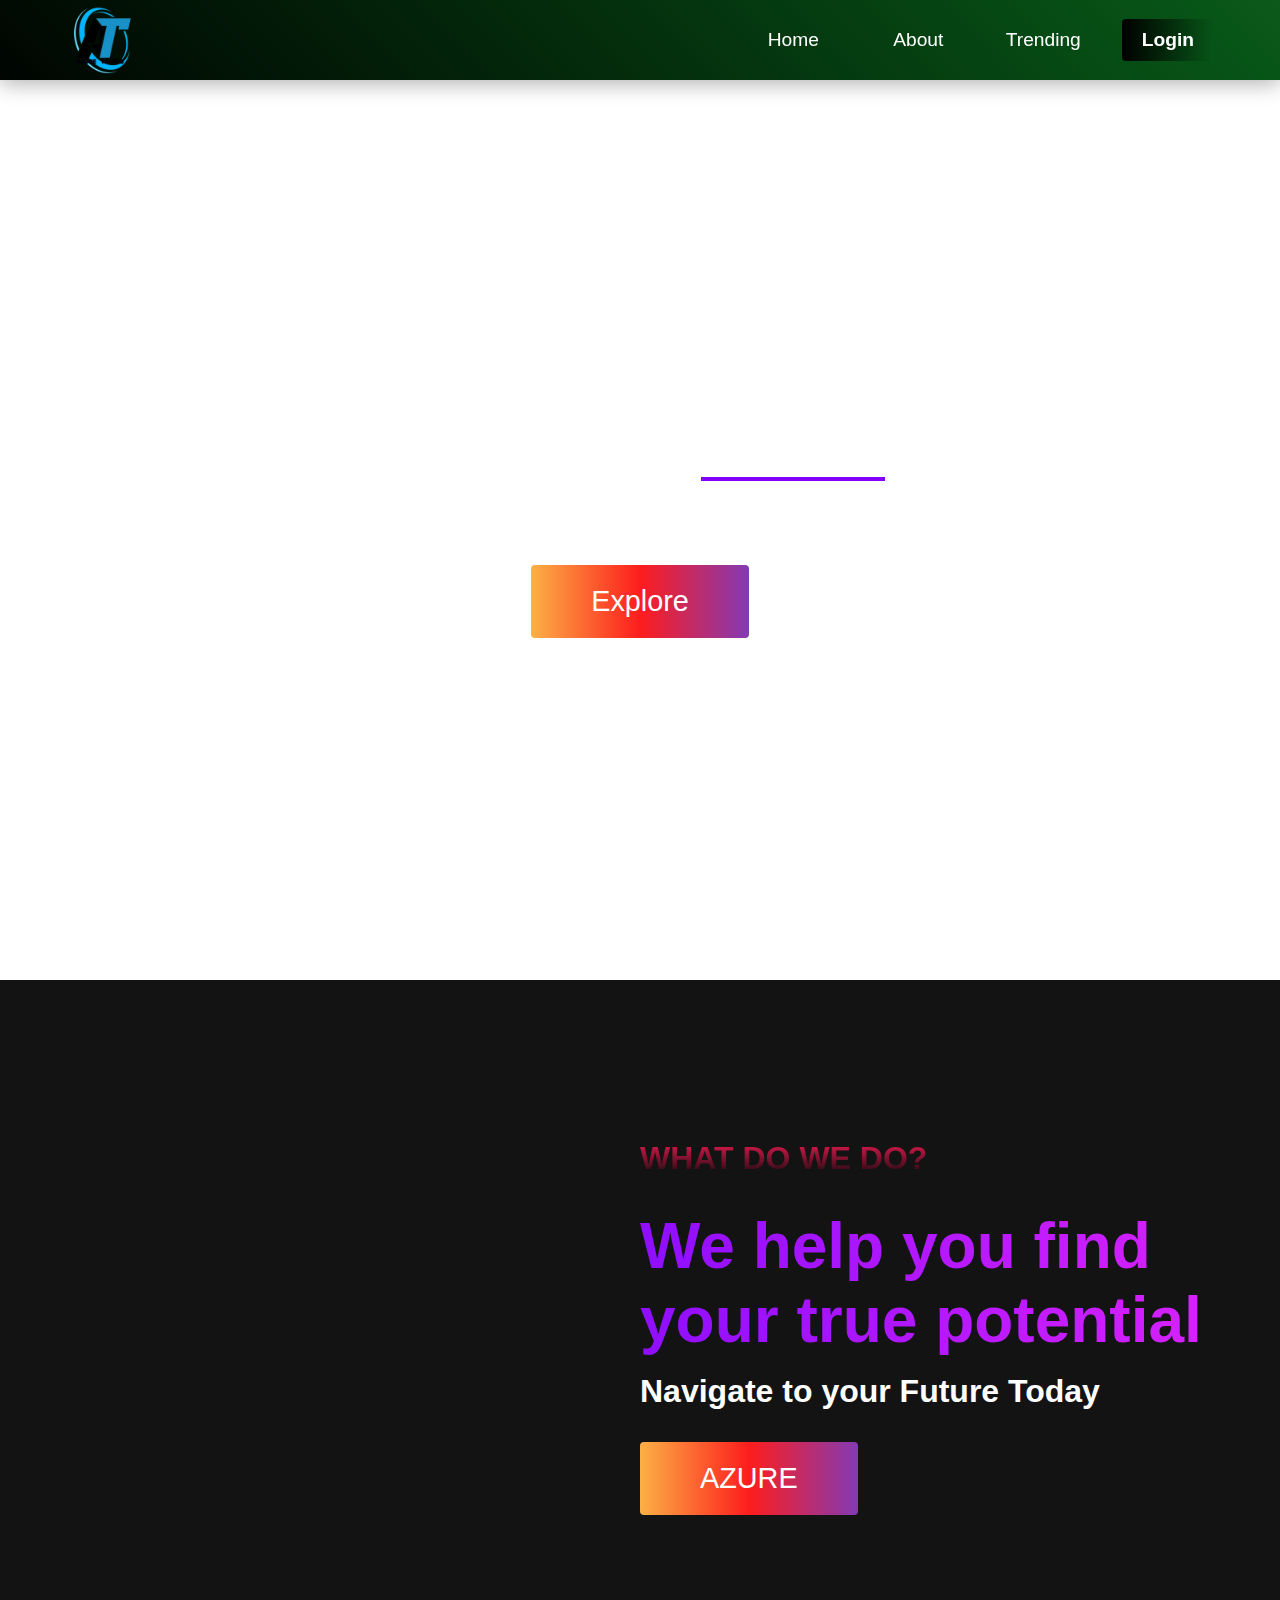
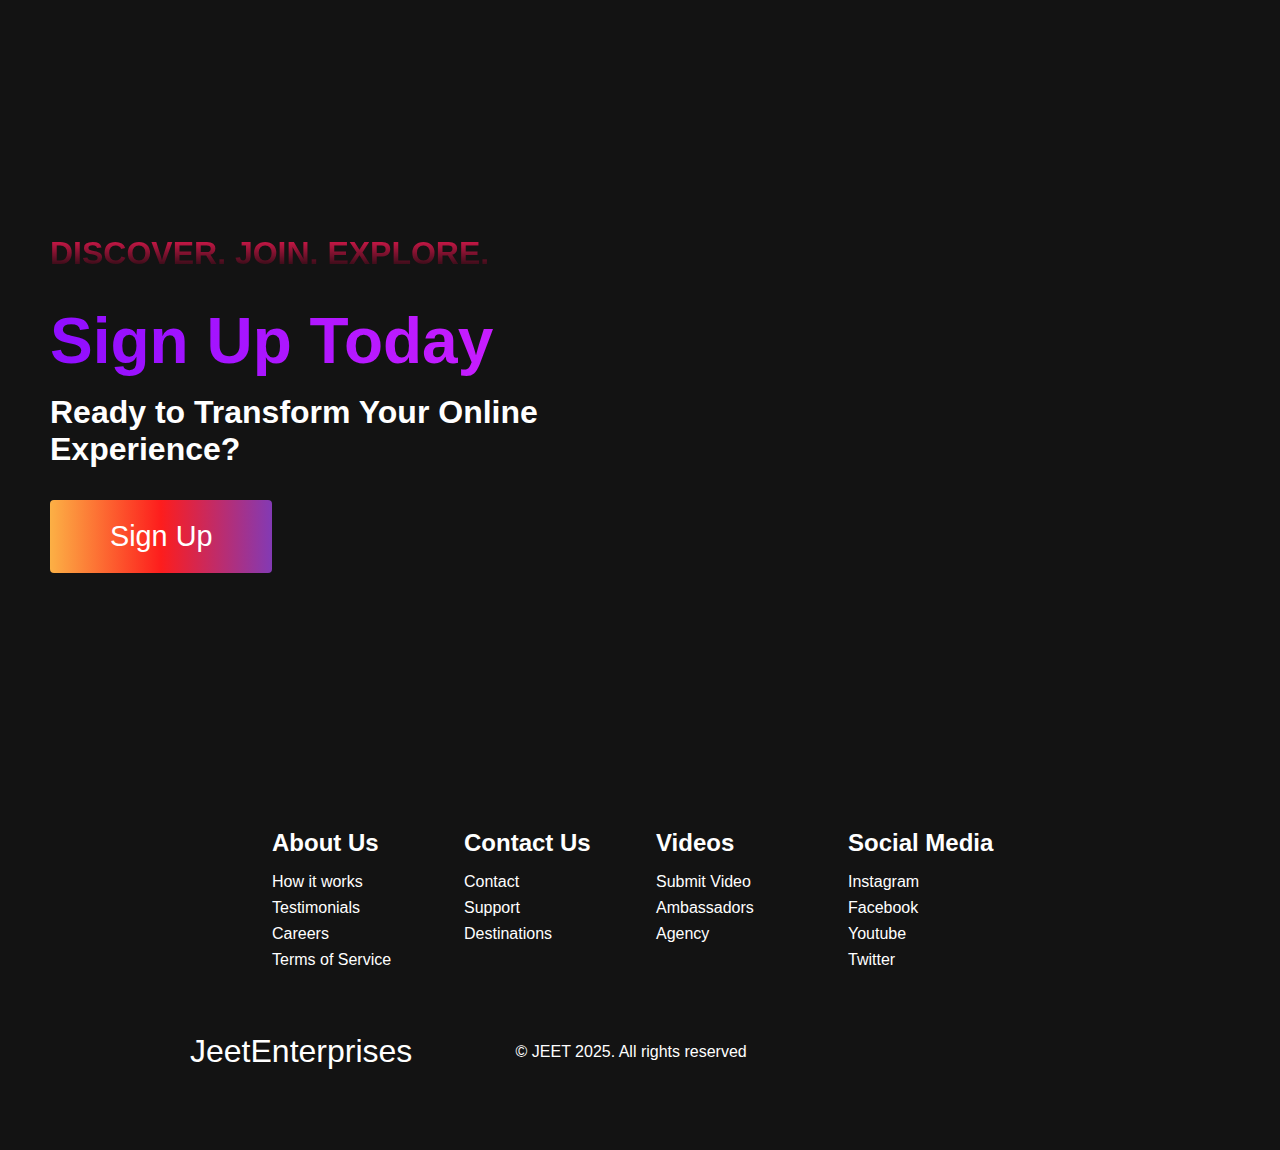
<file: html/index.html>
<!DOCTYPE html>
<html lang="en">
  <head>
    <meta charset="UTF-8" />
    <meta name="viewport" content="width=device-width, initial-scale=1.0" />
    <title>AZURE TRENDS</title>
    <link rel="stylesheet" href="../css/styles.css" />
    <link
      rel="stylesheet"
      href="https://use.fontawesome.com/releases/v5.14.0/css/all.css"
      integrity="sha384-HzLeBuhoNPvSl5KYnjx0BT+WB0QEEqLprO+NBkkk5gbc67FTaL7XIGa2w1L0Xbgc"
      crossorigin="anonymous"
    />
  </head>
  <body>
    <!-- Navbar Section -->
    <nav class="navbar">
      <div class="navbar__container">
        <a href="../html/index.html" id="navbar__logo">
          <img src="../png/logo.png" alt="Logo" />
      </a>
      <div class="navbar__toggle" id="mobile-menu" aria-label="Toggle navigation menu" role="button" tabindex="0">
        <span class="bar"></span>
        <span class="bar"></span>
        <span class="bar"></span>
      </div>
      
      
        <ul class="navbar__menu">
          <li class="navbar__item">
            <a href="#home" class="navbar__links" id="home-page">Home</a>
          </li>
          <li class="navbar__item">
            <a href="#about" class="navbar__links" id="about-page">About</a>
          </li>
          <li class="navbar__item">
            <a href="../html/trending.html" class="navbar__links" id="services-page">Trending</a
            >
          </li>
          <li class="navbar__btn">
            
            <a href="../html/login.html" class="button" id="signup">Login</a></li>
          </li>
        </ul>
      </div>
    </nav>

    <!-- Hero Section --> 
<div class="hero" id="home">
  <video autoplay loop muted playsinline class="hero__video">
    <source src="../png/video.mp4" type="video/mp4" />
    Your browser does not support the video tag.
  </video>
  <div class="hero__container">
    <h1 class="hero__heading">Choose your <span class="highlight">Passion</span></h1>
    <div class="word-fade-in">
      <span>Welcome</span>
      <span>to</span>
      <span>the</span>
      <span>world</span>
      <span>of</span>
      <span>Possibilities</span>
    </div>
    
    <button class="main__btn"><a href="../html/about.html">Explore</a></button>
  </div>
</div>


    <!-- About Section -->
    <div class="main" id="about">
      <div class="main__container">
        <div class="main__img--container">
          <div class="main__img--card"><i class="fas fa-layer-group"></i></div>
        </div>
        <div class="main__content">
          <h1>What do we do?</h1>
          <h2>We help you find your true potential</h2>
          <p>Navigate to your Future Today</p>
          <button class="main__btn"><a href="../html/about.html">AZURE</a></button>
        </div>
      </div>
    </div>

    <!-- Services Section -->
 






  
    <!-- Features Section -->
    <div class="main" id="sign-up">
      <div class="main__container">
        <div class="main__content">
          <h1>Discover. Join. Explore.</h1>
          <h2>Sign Up Today</h2>
          <p>Ready to Transform Your Online Experience?</p>
          <button class="main__btn"><a href="../html/signup.html">Sign Up</a></button>
        </div>
        <div class="main__img--container">
          <div class="main__img--card" id="card-2">
            <i class="fas fa-users"></i>
          </div>
        </div>
      </div>
    </div>

    <!-- Footer Section -->
    <div class="footer__container">
      <div class="footer__links">
        <div class="footer__link--wrapper">
          <div class="footer__link--items">
            <h2>About Us</h2>
            <a href="/sign__up">How it works</a> <a href="/">Testimonials</a>
            <a href="/">Careers</a> <a href="/">Terms of Service</a>
          </div>
          <div class="footer__link--items">
            <h2>Contact Us</h2>
            <a href="/">Contact</a> <a href="/">Support</a>
            <a href="/">Destinations</a>
          </div>
        </div>
        <div class="footer__link--wrapper">
          <div class="footer__link--items">
            <h2>Videos</h2>
            <a href="/">Submit Video</a> <a href="/">Ambassadors</a>
            <a href="/">Agency</a>
          </div>
          <div class="footer__link--items">
            <h2>Social Media</h2>
            <a href="/">Instagram</a> <a href="/">Facebook</a>
            <a href="/">Youtube</a> <a href="/">Twitter</a>
          </div>
        </div>
      </div>
      <section class="social__media">
        <div class="social__media--wrap">
          <div class="footer__logo">
            <a href="../html/team.html" id="footer__logo">JeetEnterprises</a>
          </div>
          <p class="website__rights">© JEET 2025. All rights reserved</p>
          <div class="social__icons">
            <a href="/" class="social__icon--link" target="_blank"
              ><i class="fab fa-facebook"></i
            ></a>
            <a href="/" class="social__icon--link"
              ><i class="fab fa-instagram"></i
            ></a>
            <a href="/" class="social__icon--link"
              ><i class="fab fa-youtube"></i
            ></a>
            <a href="/" class="social__icon--link"
              ><i class="fab fa-linkedin"></i
            ></a>
            <a href="/" class="social__icon--link"
              ><i class="fab fa-twitter"></i
            ></a>
          </div>
        </div>
      </section>
    </div>

    <script src="../js/app.js"></script>
  </body>
</html>
</file>
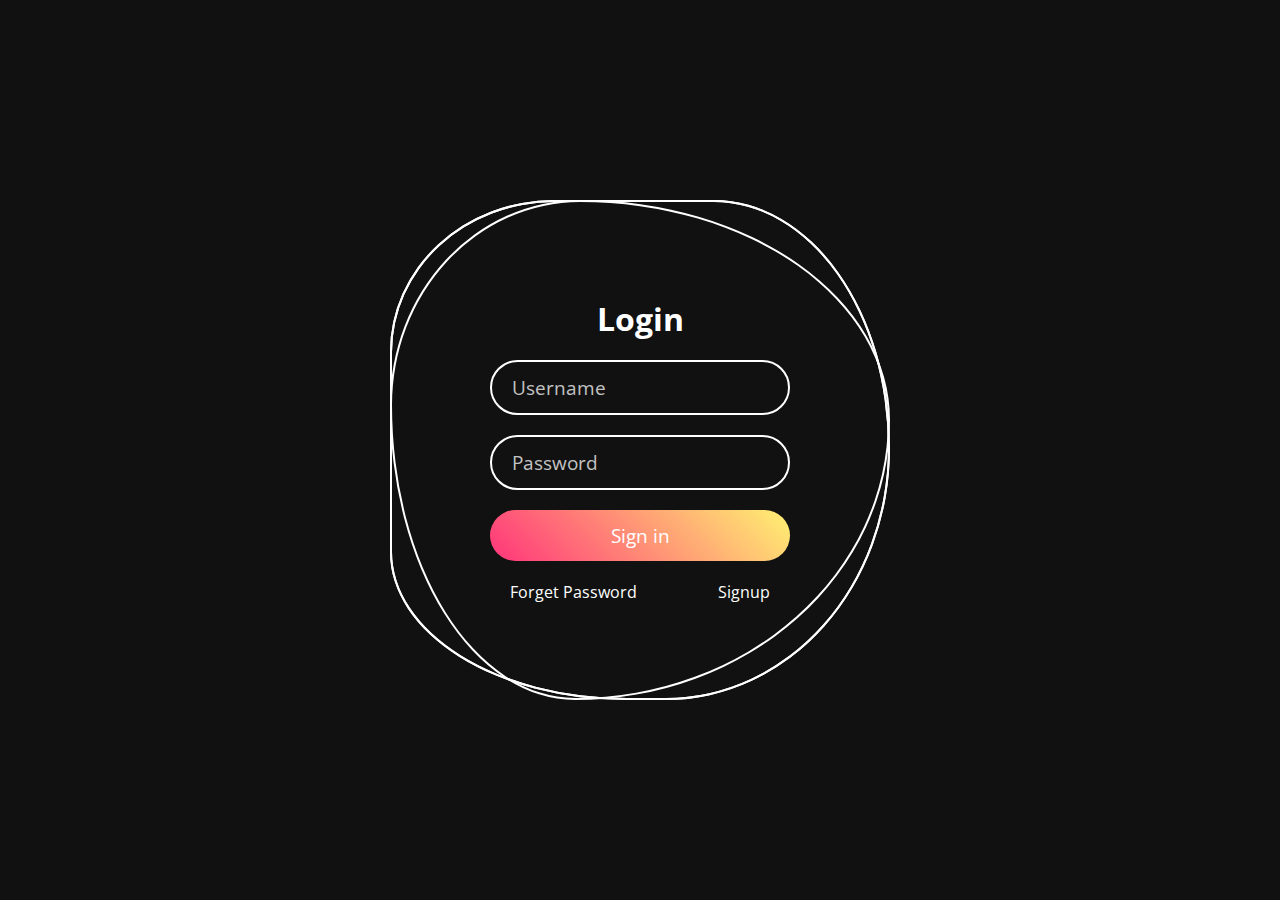
<file: html/login.html>
<!DOCTYPE html>
<html lang="en">
<head>
	<meta charset="UTF-8">
	<meta http-equiv="X-UA-Compatible" content="IE=edge">
	<meta name="viewport" content="width=device-width, initial-scale=1.0">
	<link rel="stylesheet" href="../css/login.css">
	<title>Animated Login Page</title>
</head>
<body>
	<div class="square">
		<i style="--clr:#00ff0a;"></i>
		<i style="--clr:#ff0057;"></i>
		<i style="--clr:#fffd44;"></i>
		<div class="login">
			<h2>Login</h2>
			<div class="inputBx">
				<input type="text" placeholder="Username">
			</div>
			<div class="inputBx">
				<input type="password" placeholder="Password">
			</div>
			<div class="inputBx">
				<input type="submit" value="Sign in">
			</div>
			<div class="links">
				<a href="#">Forget Password</a>
				<a href="../html/signup.html">Signup</a>
			</div>
		</div>
	</div>
</body>
</html>
</file>
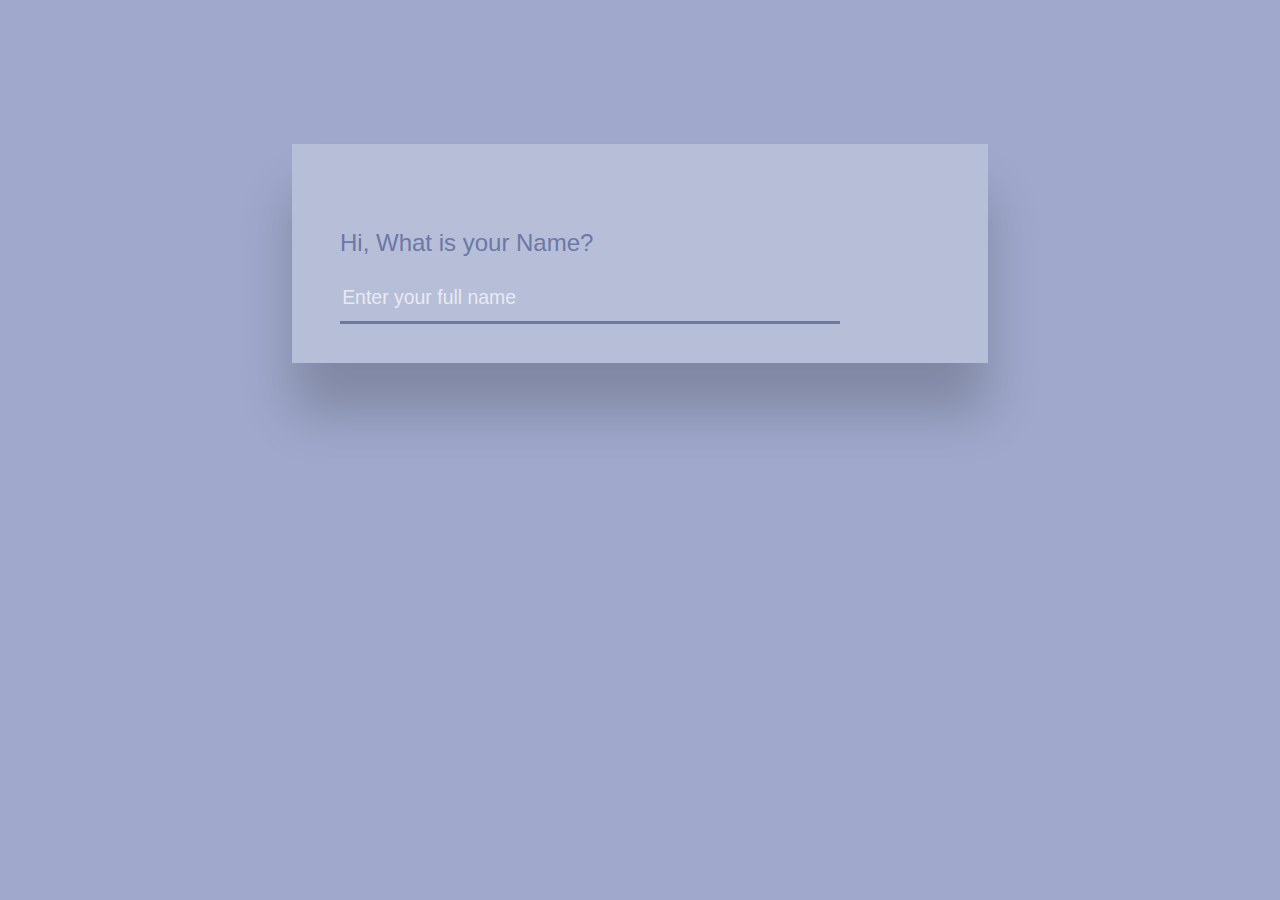
<file: html/signup.html>
<!DOCTYPE html>
<html lang="en">
<head>
    <meta charset="UTF-8">
    <meta name="viewport" content="width=device-width, initial-scale=1.0">
    <title>Sign Up Form</title>
    <link rel="stylesheet" href="../css/signup.css">
</head>
<body>
    <div class="container">
        <div class="navigation">
            <ol>
                <li><a href="#" data-ref="name">Name</a></li>
                <li><a href="#" data-ref="uname">Username</a></li>
                <li><a href="#" data-ref="email">Email</a></li>
                <li><a href="#" data-ref="viewpswd">Password</a></li>
                <li><a href="#" data-ref="phone">Phone</a></li>
            </ol>
        </div>
        <form id="sign-form" class="sign-form">
            <ol class="questions">
                <li>
                    <span><label for="name">Hi, What is your Name?</label></span>
                    <input class="active" id="name" name="name" type="text" placeholder="Enter your full name" autofocus/>
                </li>
                <li>
                    <span><label for="uname">& what shall we call you?</label></span>
                    <input id="uname" name="username" type="text" placeholder="Enter a username" autofocus/>
                </li>
                <li>
                    <span><label for="email">Enter your email</label></span>
                    <input id="email" name="email" type="text" placeholder="Email" autofocus/>
                </li>
                <li>
                    <span><label for="password">Choose a password</label></span>
                    <input id="viewpswd" name="password" type="text" placeholder="this is your password"/>
                    <input id="password" name="password" type="password" placeholder="Save it?" autofocus />
                    <span id="show-pwd" class="view"></span>
                </li>
                <li>
                    <span><label for="phone">Enter your phone number</label></span>
                    <select name="countryCode" class="country">
                        <option data-countryCode="GB" value="91">(+91) INDIA </option>
                        <option data-countryCode="GB" value="44">(+44) UK </option>
                        <option data-countryCode="US" value="1">(+1) USA </option>
                        <optgroup label="Other countries">
                            <option data-countryCode="DZ" value="213"> (+213) Algeria</option>
                            <option data-countryCode="AD" value="376"> (+376) Andorra</option>
                            <option data-countryCode="AO" value="244">(+244) Angola </option>
                            <option data-countryCode="AI" value="1264"> (+1264) Anguilla</option>
                            <option data-countryCode="AG" value="1268">(+1268) Antigua & Barbuda </option>
                            <option data-countryCode="AR" value="54">(+54) Argentina </option>
                            <option data-countryCode="AM" value="374"> (+374) Armenia</option>
                            <option data-countryCode="AW" value="297">(+297) Aruba </option>
                            <option data-countryCode="AU" value="61"> (+61) Australia</option>
                            <option data-countryCode="AT" value="43">(+43) Austria </option>
                            <option data-countryCode="AZ" value="994"> (+994) Azerbaijan</option>
                            <option data-countryCode="BS" value="1242">(+1242) Bahamas </option>
                        </optgroup>
                    </select>
                    <input id="phone" name="phone" type="text" autofocus/>
                </li>
                <li>
                    <p style="margin-top: 45px;font-size: 32pt;float:right">
                        <a href="../html/index.html" style="color:white;text-decoration:none" id="signup">Sign Up</a>
                    </p>
                </li>
            </ol>
            <div id="next-page" alt="Kiwi standing on oval"></div>
            <div class="error-message"></div>
        </form>
        <h1 id="wf" style="opacity:0;width: 600px; margin-top:1.1em;display:none; margin-bottom:1em">Thank you</h1>
    </div>
    <script src="../js/signup.js"></script>
</body>
</html>
</file>
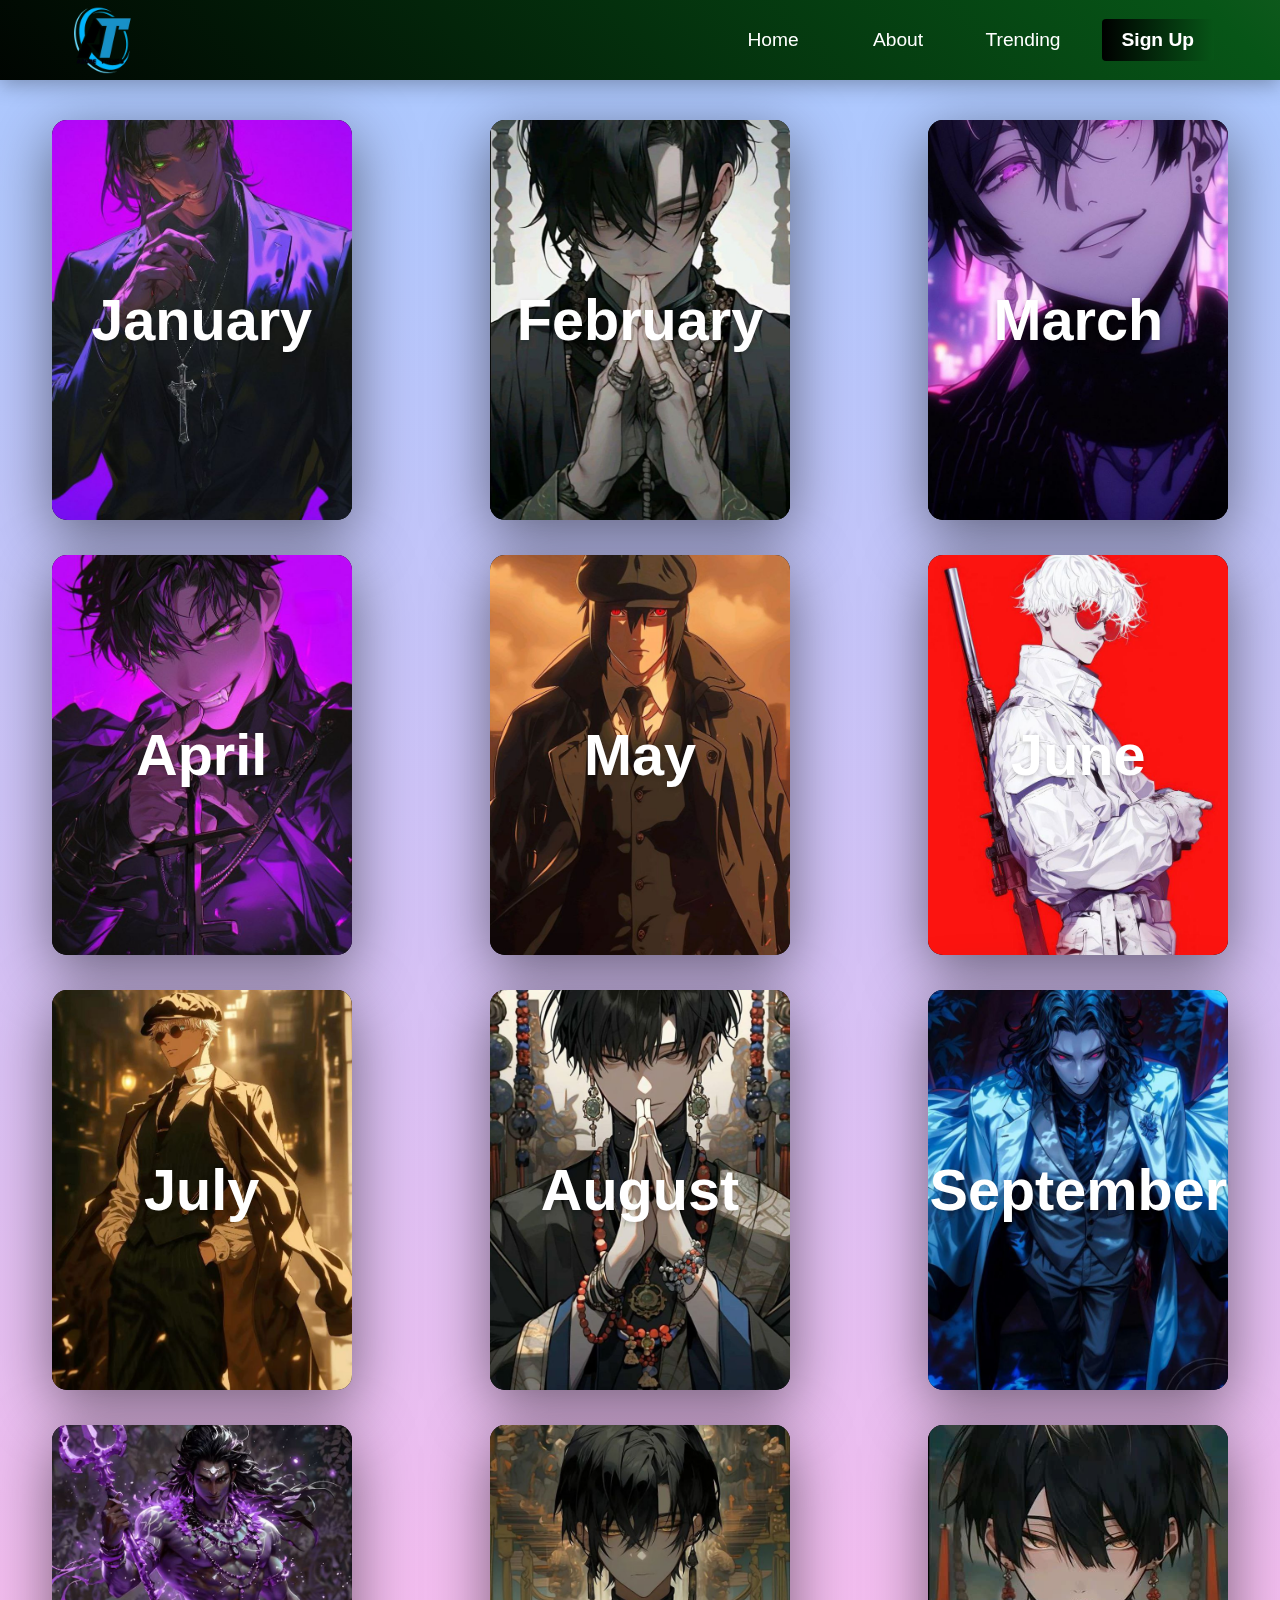
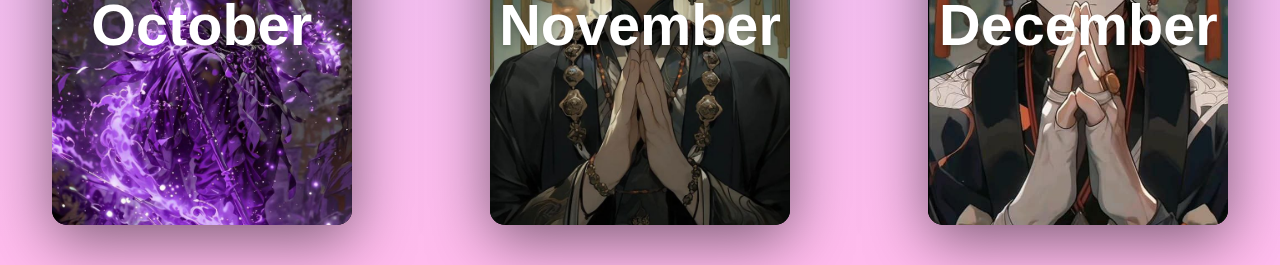
<file: html/trending.html>
<!DOCTYPE html>
<html lang="en">
  <head>
    <meta charset="UTF-8" />
    <meta name="viewport" content="width=device-width, initial-scale=1.0" />
    <title>Our Services</title>
    <link rel="stylesheet" href="../css/trending.css" />
    <link rel="stylesheet" href="../css/styles.css" />
  </head>
  <body>
    <nav class="navbar">
      <div class="navbar__container">
        <a href="../html/index.html" id="navbar__logo">
          <img src="../png/logo.png" alt="Logo" />
      </a>
        <div class="navbar__toggle" id="mobile-menu">
          <span class="bar"></span> <span class="bar"></span>
          <span class="bar"></span>
        </div>
        <ul class="navbar__menu">
          <li class="navbar__item">
            <a href="#home" class="navbar__links" id="home-page">Home</a>
          </li>
          <li class="navbar__item">
            <a href="#about" class="navbar__links" id="about-page">About</a>
          </li>
          <li class="navbar__item">
            <a href="../html/trending.html" class="navbar__links" id="services-page">Trending</a
            >
          </li>
          <li class="navbar__btn">
            
            <a href="../html/login.html" class="button" id="signup">Sign Up</a></li>
          </li>
        </ul>
      </div>
    </nav>





    <div class="container">

      <div class="card">
        <div class="face face1">
          <div class="content">
            <span class="stars"></span>
            <h2 class="java">Python</h2>
            <p class="java">In January, I used Python to develop a task management 
              app that helped me organize my daily routine, boosting productivity and keeping track of my goals effectively.  
            </p>
          </div>
        </div>
        <div class="face face2">
          <h2>January</h2>
        </div>
      </div>
    
      <div class="card">
        <div class="face face1">
          <div class="content">
            <span class="stars"></span>
            <h2 class="occasion2">Occasion 2</h2>
            <p class="java"></p>
          </div>
        </div>
        <div class="face face2">
          <h2>February</h2>
        </div>
      </div>
    
      <div class="card">
        <div class="face face1">
          <div class="content">
            <span class="stars"></span>
            <h2 class="occasion3">Occasion 3</h2>
            <p class="java"></p>
          </div>
        </div>
        <div class="face face2">
          <h2>March</h2>
        </div>
      </div>
    
      <div class="card">
        <div class="face face1">
          <div class="content">
            <span class="stars"></span>
            <h2 class="occasion4">Occasion 4</h2>
            <p class="java"></p>
          </div>
        </div>
        <div class="face face2">
          <h2>April</h2>
        </div>
      </div>
    
      <div class="card">
        <div class="face face1">
          <div class="content">
            <span class="stars"></span>
            <h2 class="occasion5">Occasion 5</h2>
            <p class="java"></p>
          </div>
        </div>
        <div class="face face2">
          <h2>May</h2>
        </div>
      </div>
    
      <div class="card">
        <div class="face face1">
          <div class="content">
            <span class="stars"></span>
            <h2 class="occasion6">Occasion 6</h2>
            <p class="java"></p>
          </div>
        </div>
        <div class="face face2">
          <h2>June</h2>
        </div>
      </div>
    
      <div class="card">
        <div class="face face1">
          <div class="content">
            <span class="stars"></span>
            <h2 class="occasion7">Occasion 7</h2>
            <p class="java"></p>
          </div>
        </div>
        <div class="face face2">
          <h2>July</h2>
        </div>
      </div>
    
      <div class="card">
        <div class="face face1">
          <div class="content">
            <span class="stars"></span>
            <h2 class="occasion8">Occasion 8</h2>
            <p class="java"></p>
          </div>
        </div>
        <div class="face face2">
          <h2>August</h2>
        </div>
      </div>
    
      <div class="card">
        <div class="face face1">
          <div class="content">
            <span class="stars"></span>
            <h2 class="occasion9">Occasion 9</h2>
            <p class="java"></p>
          </div>
        </div>
        <div class="face face2">
          <h2>September</h2>
        </div>
      </div>
    
      <div class="card">
        <div class="face face1">
          <div class="content">
            <span class="stars"></span>
            <h2 class="occasion10">Occasion 10</h2>
            <p class="java"></p>
          </div>
        </div>
        <div class="face face2">
          <h2>October</h2>
        </div>
      </div>
    
      <div class="card">
        <div class="face face1">
          <div class="content">
            <span class="stars"></span>
            <h2 class="occasion11">Occasion 11</h2>
            <p class="java"></p>
          </div>
        </div>
        <div class="face face2">
          <h2>November</h2>
        </div>
      </div>

      <div class="card">
        <div class="face face1">
          <div class="content">
            <span class="stars"></span>
            <h2 class="occasion11">Occasion 11</h2>
            <p class="java"></p>
          </div>
        </div>
        <div class="face face2">
          <h2>December</h2>
        </div>
      </div>
    
    </div>
    <script src=""></script>    


  </body>
</html>
</file>
<file: css/styles.css>
* {
    box-sizing: border-box;
    margin: 0;
    padding: 0;
    font-family: 'Kumbh Sans', sans-serif;
    scroll-behavior: smooth;
  }
  
  .navbar {
    background: linear-gradient(45deg, #6a11cb, #1c5004, #6a11cb); /* New vibrant gradient */
    background-size: 200% 200%; /* Larger for smooth animation */
    height: 80px;
    display: flex;
    justify-content: center;
    align-items: center;
    font-size: 1.2rem;
    position: sticky;
    top: 0;
    z-index: 999;
    animation: gradientShift 5s ease infinite; /* Add animation */
    transition: box-shadow 0.3s ease; /* Smooth hover effect */
}

/* Gradient Animation */
@keyframes gradientShift {
    0% { background-position: 0% 50%; }
    50% { background-position: 100% 50%; }
    100% { background-position: 0% 50%; }
}

/* Hover Effect for Navbar */
.navbar:hover {
    box-shadow: 0px 4px 20px rgba(0, 0, 0, 0.3); /* Add subtle shadow */
}

/* Navbar Container */
.navbar__container {
    display: flex;
    justify-content: space-between;
    height: 80px;
    z-index: 1;
    width: 100%;
    max-width: 1300px;
    margin: 0 auto;
    padding: 0 50px;
}

  #navbar__logo {
  
      display: flex;
      align-items: center;
      cursor: pointer;
      text-decoration: none;
      position: relative;
      overflow: hidden;
      width: 100px; /* Adjust as needed */
      height: auto;
      /* Maintain aspect ratio */
  }
  
  #navbar__logo img {
      display: block;
      width: 100%;
      height: auto;
      position: relative;
      
      z-index: 1; /* Ensure the image is above the gradient */
  }
  
  #navbar__logo::before {
      content: '';
      position: absolute;
      top: 0;
      left: 0;
      width: 100%;
      height: 100%;
      z-index: 0;
      opacity: 2; 
      /* Adjust opacity as needed */

  
  }
  
  .navbar__menu {
    display: flex;
    align-items: center;
    list-style: none;
  }
  
  .navbar__item {
    height: 80px;
  }
  
  .navbar__links {
    color: #fff;
    display: flex;
    align-items: center;
    justify-content: center;
    width: 125px;
    text-decoration: none;
    height: 100%;
    transition: all 0.3s ease;
  }
  
  .navbar__btn {
    display: flex;
    justify-content: center;
    align-items: center;
    padding: 0 1rem;
    width: 100%;
  }
  
  .button {
    display: flex;
    justify-content: center;
    align-items: center;
    text-decoration: none;
    padding: 10px 20px;
    height: 100%;
    width: 100%;
    border: none;
    outline: none;
    border-radius: 4px;
    background: linear-gradient(90deg, #6a11cb, #2575fc, #6a11cb); /* New Gradient */
    background-size: 200% 200%; /* Larger background for animation */
    color: #fff;
    font-weight: bold;
    cursor: pointer;
    transition: transform 0.3s ease, box-shadow 0.3s ease;
    animation: gradientShift 3s ease infinite; /* Add animation */
}

@keyframes gradientShift {
    0% { background-position: 0% 50%; }
    50% { background-position: 100% 50%; }
    100% { background-position: 0% 50%; }
}

/* Hover Effect */
.button:hover {
    transform: scale(1.05); /* Slightly enlarge the button */
    box-shadow: 0px 4px 15px rgba(0, 0, 0, 0.2); /* Add shadow effect */
}

  
  .navbar__links:hover {
    color: #9518fc;
    transition: all 0.3s ease;
  }
  
  @media screen and (max-width: 960px) {
    .navbar__container {
      display: flex;
      justify-content: space-between;
      height: 80px;
      z-index: 1;
      width: 100%;
      max-width: 1300px;
      padding: 0;
    }
  
    .navbar__menu {
      display: grid;
      grid-template-columns: auto;
      margin: 0;
      width: 100%;
      position: absolute;
      top: -1000px;
      opacity: 1;
      transition: all 0.5s ease;
      z-index: -1;
    }
  
    .navbar__menu.active {
      background: #41403f;
      top: 100%;
      opacity: 1;
      transition: all 0.5s ease;
      z-index: 99;
      height: 60vh;
      font-size: 1.6rem;
    }
  
    #navbar__logo {
      padding-left: 25px;
    }
  
    .navbar__toggle .bar {
      width: 25px;
      height: 3px;
      margin: 5px auto;
      transition: all 0.3s ease-in-out;
      background: #fff;
    }
  
    .navbar__item {
      width: 100%;
    }
  
    .navbar__links {
      text-align: center;
      padding: 2rem;
      width: 100%;
      display: table;
    }
  
    .navbar__btn {
      padding-bottom: 2rem;
    }
  
    .button {
      display: flex;
      justify-content: center;
      align-items: center;
      width: 80%;
      height: 80px;
      margin: 0;
    }
  
    #mobile-menu {
      position: absolute;
      top: 20%;
      right: 5%;
      transform: translate(5%, 20%);
    }
  
    .navbar__toggle .bar {
      display: block;
      cursor: pointer;
    }
  
    #mobile-menu.is-active .bar:nth-child(2) {
      opacity: 0;
    }
  
    #mobile-menu.is-active .bar:nth-child(1) {
      transform: translateY(8px) rotate(45deg);
    }
  
    #mobile-menu.is-active .bar:nth-child(3) {
      transform: translateY(-8px) rotate(-45deg);
    }
  }
  * {
    box-sizing: border-box;
    margin: 0;
    padding: 0;
    font-family: 'Kumbh Sans', sans-serif;
    scroll-behavior: smooth;
  }
  
  .navbar {
    background: linear-gradient(45deg, #000000, #075517, #779564); /* New vibrant gradient */
    background-size: 200% 200%; /* Larger for smooth animation */
    height: 80px;
    display: flex;
    justify-content: center;
    align-items: center;
    font-size: 1.2rem;
    position: sticky;
    top: 0;
    z-index: 999;
    animation: gradientShift 5s ease infinite; /* Add animation */
    transition: box-shadow 0.3s ease; /* Smooth hover effect */
}

/* Gradient Animation */
@keyframes gradientShift {
    0% { background-position: 0% 50%; }
    50% { background-position: 100% 50%; }
    100% { background-position: 0% 50%; }
}

/* Hover Effect for Navbar */
.navbar:hover {
    box-shadow: 0px 4px 20px rgba(0, 0, 0, 0.3); /* Add subtle shadow */
}

/* Navbar Container */
.navbar__container {
    display: flex;
    justify-content: space-between;
    height: 80px;
    z-index: 1;
    width: 100%;
    max-width: 1300px;
    margin: 0 auto;
    padding: 0 50px;
}

  #navbar__logo {
  
      display: flex;
      align-items: center;
      cursor: pointer;
      text-decoration: none;
      position: relative;
      overflow: hidden;
      width: 100px; /* Adjust as needed */
      height: auto;
      /* Maintain aspect ratio */
  }
  
  #navbar__logo img {
      display: block;
      width: 100%;
      height: auto;
      position: relative;
      
      z-index: 1; /* Ensure the image is above the gradient */
  }
  
  #navbar__logo::before {
      content: '';
      position: absolute;
      top: 0;
      left: 0;
      width: 100%;
      height: 100%;
      z-index: 0;
      opacity: 2; 
      /* Adjust opacity as needed */

  
  }
  
  .navbar__menu {
    display: flex;
    align-items: center;
    list-style: none;
  }
  
  .navbar__item {
    height: 80px;
  }
  
  .navbar__links {
    color: #fff;
    display: flex;
    align-items: center;
    justify-content: center;
    width: 125px;
    text-decoration: none;
    height: 100%;
    transition: all 0.3s ease;
  }
  
  .navbar__btn {
    display: flex;
    justify-content: center;
    align-items: center;
    padding: 0 1rem;
    width: 100%;
  }
  
  .button {
    display: flex;
    justify-content: center;
    align-items: center;
    text-decoration: none;
    padding: 10px 20px;
    height: 100%;
    width: 100%;
    border: none;
    outline: none;
    border-radius: 4px;
    background: linear-gradient(90deg, #000000, #075517, #52c108); /* New Gradient */
    background-size: 200% 200%; /* Larger background for animation */
    color: #fff;
    font-weight: bold;
    cursor: pointer;
    transition: transform 0.3s ease, box-shadow 0.3s ease;
    animation: gradientShift 3s ease infinite; /* Add animation */
}

@keyframes gradientShift {
    0% { background-position: 0% 50%; }
    50% { background-position: 100% 50%; }
    100% { background-position: 0% 50%; }
}

/* Hover Effect */
.button:hover {
    transform: scale(1.05); /* Slightly enlarge the button */
    box-shadow: 0px 4px 15px rgba(0, 0, 0, 0.2); /* Add shadow effect */
}

  
  .navbar__links:hover {
    color: #9518fc;
    transition: all 0.3s ease;
  }
  
  @media screen and (max-width: 960px) {
    .navbar__container {
      display: flex;
      justify-content: space-between;
      height: 80px;
      z-index: 1;
      width: 100%;
      max-width: 1300px;
      padding: 0;
    }
  
    .navbar__menu {
      display: grid;
      grid-template-columns: auto;
      margin: 0;
      width: 100%;
      position: absolute;
      top: -1000px;
      opacity: 1;
      transition: all 0.5s ease;
      z-index: -1;
    }
  
    .navbar__menu.active {
      background: #41403f;
      top: 100%;
      opacity: 1;
      transition: all 0.5s ease;
      z-index: 99;
      height: 60vh;
      font-size: 1.6rem;
    }
  
    #navbar__logo {
      padding-left: 25px;
    }
  
    .navbar__toggle .bar {
      width: 25px;
      height: 3px;
      margin: 5px auto;
      transition: all 0.3s ease-in-out;
      background: #fff;
    }
  
    .navbar__item {
      width: 100%;
    }
  
    .navbar__links {
      text-align: center;
      padding: 2rem;
      width: 100%;
      display: table;
    }
  
    .navbar__btn {
      padding-bottom: 2rem;
    }
  
    .button {
      display: flex;
      justify-content: center;
      align-items: center;
      width: 80%;
      height: 80px;
      margin: 0;
    }
  
    #mobile-menu {
      position: absolute;
      top: 20%;
      right: 5%;
      transform: translate(5%, 20%);
    }
  
    .navbar__toggle .bar {
      display: block;
      cursor: pointer;
    }
  
    #mobile-menu.is-active .bar:nth-child(2) {
      opacity: 0;
    }
  
    #mobile-menu.is-active .bar:nth-child(1) {
      transform: translateY(8px) rotate(45deg);
    }
  
    #mobile-menu.is-active .bar:nth-child(3) {
      transform: rotate(-45deg) translate(5px, -5px);
    }
  }

  /* Hero Section */
.hero {
  position: relative;
  height: 100vh;
  width: 100%;
  display: flex;
  justify-content: center;
  align-items: center;
  overflow: hidden; /* Ensure content doesn't overflow */
}

/* Background Video */
.hero__video {
  position: absolute;
  top: 0;
  left: 0;
  width: 100%;
  height: 100%;
  object-fit: cover; /* Ensures the video covers the container */
  z-index: 0; /* Places video behind the content */
  filter: brightness(50%); /* Dim the video to ensure text is readable */
}

/* Hero Content */
.hero__container {
  position: relative;
  z-index: 1; /* Ensures text appears above the video */
  display: flex;
  flex-direction: column;
  justify-content: center;
  align-items: center;
  text-align: center;
  color: #fff;
}

.hero__heading {
  font-size: 3rem;
  z-index: 2;
}

/*word animation*/
.word-fade-in {
  display: inline-flex;
  gap: 0.7rem; /* Small gap between words */
  font-size: 3rem; /* Adjust font size */
  color: #fbfbfb; /* Text color */
  justify-content: center;
  align-items: center;
  overflow: hidden; /* Prevent overflow during animation */
  white-space: nowrap;
}

.word-fade-in span {
  opacity: 0; /* Start transparent */
  animation: fadeInSequence 6s linear infinite; /* Animation will repeat infinitely */
  animation-fill-mode: forwards; /* Keep state after animation ends */
}

/* Assign delay for each word */
.word-fade-in span:nth-child(1) { animation-delay: 0s; }
.word-fade-in span:nth-child(2) { animation-delay: 0.5s; }
.word-fade-in span:nth-child(3) { animation-delay: 1s; }
.word-fade-in span:nth-child(4) { animation-delay: 1.5s; }
.word-fade-in span:nth-child(5) { animation-delay: 2s; }
.word-fade-in span:nth-child(6) { animation-delay: 2.5s; }

/* Keyframes for animation */
@keyframes fadeInSequence {
  0% {
    opacity: 0;
    transform: translateY(20px); /* Slight upward motion */
  }
  50% {
    opacity: 1;
    transform: translateY(0); /* Return to position */
  }
  100% {
    opacity: 1;
  }
}







/* Highlight for Hero Content */
.highlight {
  border-bottom: 4px solid rgb(132, 0, 255);
}

/* Button */
.main__btn {
  text-decoration: none;
  color: #fff;
  font-size: 1rem;
  padding: 10px 20px;
  background: linear-gradient(to right, #6a11cb, #2575fc);
  border-radius: 4px;
  border: none; /* Remove default button border */
  transition: 0.3s ease;
  cursor: pointer; /* Add pointer cursor for hover effect */
}

.main__btn:hover {
  background: linear-gradient(to right, #2575fc, #6a11cb);
}


/* Responsive Design for Hero Section */
@media screen and (max-width: 768px) {
  .hero__heading {
    font-size: 2rem;
  }

  .hero__description {
    font-size: 1.5rem;
  }
}


  
  /* About Section */
  .main {
    background-color: #131313;
    padding: 10rem 0;
  }
  
  .main__container {
    display: grid;
    grid-template-columns: 1fr 1fr;
    align-items: center;
    justify-content: center;
    margin: 0 auto;
    height: 90%;
    z-index: 1;
    width: 100%;
    max-width: 1300px;
    padding: 0 50px;
  }
  
  .main__content {
    color: #fff;
    width: 100%;
  }
  
  .main__content h1 {
    font-size: 2rem;
    background-color: #0e010583;
    background-image: linear-gradient(to top, #ff087b00 0%, #ed1a52 100%);
    background-size: 100%;
    -webkit-background-clip: text;
    -moz-background-clip: text;
    -webkit-text-fill-color: transparent;
    -moz-text-fill-color: transparent;
    text-transform: uppercase;
    margin-bottom: 32px;
  }
  
  .main__content h2 {
    font-size: 4rem;
    background: #ff8177; /* fallback for old browsers */
    background: -webkit-linear-gradient(
      to right,
      #9114ff00,
      #000000
    ); /* Chrome 10-25, Safari 5.1-6 */
    background: linear-gradient(
      to right,
      #8f0eff,
      #da22ff
    ); /* W3C, IE 10+/ Edge, Firefox 16+, Chrome 26+, Opera 12+, Safari 7+ */
    background-size: 100%;
    -webkit-background-clip: text;
    -moz-background-clip: text;
    -webkit-text-fill-color: transparent;
    -moz-text-fill-color: transparent;
  }
  
  .main__content p {
    margin-top: 1rem;
    font-size: 2rem;
    font-weight: 700;
  }
  
  .main__btn {
    font-size: 1.8rem;
    background: #833ab4;
    background: -webkit-linear-gradient(to right, #fcb045, #fd1d1d, #833ab4);
    background: linear-gradient(to right, #fcb045, #fd1d1d, #833ab4);
    padding: 20px 60px;
    border: none;
    border-radius: 4px;
    margin-top: 2rem;
    cursor: pointer;
    position: relative;
    transition: all 0.35s;
    outline: none;
  }
  
  .main__btn a {
    position: relative;
    z-index: 2;
    color: #fff;
    text-decoration: none;
  }
  
  .main__btn:after {
    position: absolute;
    content: '';
    top: 0;
    left: 0;
    width: 0;
    height: 100%;
    background: #b81eff;
    transition: all 0.35s;
    border-radius: 4px;
  }
  
  .main__btn:hover {
    color: #fff;
  }
  
  .main__btn:hover:after {
    width: 100%;
  }
  
  .main__img--container {
    text-align: center;
  }
  
  .main__img--card {
    margin: 10px;
    height: 300px;
    width: 300px;
    border-radius: 4px;
    display: flex;
    flex-direction: column;
    justify-content: center;
    color: #e20b0b;
    background-image: none;
  }
  
  .fa-layer-group,
  .fa-users {
    font-size: 14rem;
  }
  
  #card-2 {
    background: none;
    background: -webkit-linear-gradient(to right, #dd2476, #ff512f);
    background:none;
  }
  
  /* Mobile Responsive */
  @media screen and (max-width: 1100px) {
    .main__container {
      display: grid;
      grid-template-columns: 1fr;
      align-items: center;
      justify-content: center;
      width: 100%;
      margin: 0 auto;
      height: 90%;
    }
  
    .main__img--container {
      display: flex;
      justify-content: center;
    }
  
    .main__img--card {
      height: 425px;
      width: 425px;
    }
  
    .main__content {
      text-align: center;
      margin-bottom: 4rem;
    }
  
    .main__content h1 {
      font-size: 2.5rem;
      margin-top: 2rem;
    }
  
    .main__content h2 {
      font-size: 3rem;
    }
  
    .main__content p {
      margin-top: 1rem;
      font-size: 1.5rem;
    }
  }
  
  @media screen and (max-width: 480px) {
    .main__img--card {
      width: 250px;
      height: 250px;
    }
  
    .fa-users,
    .fa-layer-group {
      font-size: 4rem;
    }
  
    .main__content h1 {
      font-size: 2rem;
      margin-top: 3rem;
    }
    .main__content h2 {
      font-size: 2rem;
    }
  
    .main__content p {
      margin-top: 2rem;
    }
  
    .main__btn {
      padding: 12px 36px;
      margin: 2.5rem 0;
    }
  }
  
  /* Services Section */
  


  /* Footer CSS */
  .footer__container {
    background-color: #131313;
    padding: 5rem 0;
    display: flex;
    flex-direction: column;
    justify-content: center;
    align-items: center;
  }
  
  #footer__logo {
    color: #fff;
    display: flex;
    align-items: center;
    cursor: pointer;
    text-decoration: none;
    font-size: 2rem;
  }
  
  .footer__links {
    width: 100%;
    max-width: 1000px;
    display: flex;
    justify-content: center;
  }
  
  .footer__link--wrapper {
    display: flex;
  }
  
  .footer__link--items {
    display: flex;
    flex-direction: column;
    align-items: flex-start;
    margin: 16px;
    text-align: left;
    width: 160px;
    box-sizing: border-box;
  }
  
  .footer__link--items h2 {
    margin-bottom: 16px;
    color: #fff;
  }
  
  .footer__link--items a {
    color: #fff;
    text-decoration: none;
    margin-bottom: 0.5rem;
    transition: 0.3 ease-out;
  }
  
  .footer__link--items a:hover {
    color: #e9e9e9;
    transition: 0.3 ease-out;
  }
  
  .social__icon--link {
    color: #fff;
    font-size: 24px;
  }
  
  .social__media {
    max-width: 1000px;
    width: 100%;
  }
  
  .social__media--wrap {
    display: flex;
    justify-content: space-between;
    align-items: center;
    width: 90%;
    max-width: 1000px;
    margin: 40px auto 0 auto;
  }
  
  .social__icons {
    display: flex;
    justify-content: space-between;
    align-items: center;
    width: 240px;
  }
  
  .website__rights {
    color: #fff;
  }
  
  @media screen and (max-width: 820px) {
    .footer__links {
      padding-top: 2rem;
    }
  
    #footer__logo {
      margin-bottom: 2rem;
    }
  
    .website__rights {
      margin-bottom: 2rem;
    }
  
    .footer__link--wrapper {
      flex-direction: column;
    }
  
    .social__media--wrap {
      flex-direction: column;
    }
  }
  
  @media screen and (max-width: 480px) {
    .footer__link--items {
      margin: 0;
      padding: 10px;
      width: 100%;
    }
  }
  
  .hero__description {
    font-size: 60px;
    background: #da22ff; /* fallback for old browsers */
    background: -webkit-linear-gradient(
      to right,
      #9114ff,
      #da22ff
    ); /* Chrome 10-25, Safari 5.1-6 */
    background: linear-gradient(
      to right,
      #8f0eff,
      #da22ff
    ); /* W3C, IE 10+/ Edge, Firefox 16+, Chrome 26+, Opera 12+, Safari 7+ */
    background-size: 100%;
    -webkit-background-clip: text;
    -moz-background-clip: text;
    -webkit-text-fill-color: transparent;
    -moz-text-fill-color: transparent;
  }
  
  .highlight {
    border-bottom: 4px solid rgb(132, 0, 255);
  }
  
  @media screen and (max-width: 768px) {
    .hero__heading {
      font-size: 60px;
    }
  
    .hero__description {
      font-size: 40px;
    }
  }
  
  /* About Section */
  .main {
    background-color: #131313;
    padding: 10rem 0;
  }
  
  .main__container {
    display: grid;
    grid-template-columns: 1fr 1fr;
    align-items: center;
    justify-content: center;
    margin: 0 auto;
    height: 90%;
    z-index: 1;
    width: 100%;
    max-width: 1300px;
    padding: 0 50px;
  }
  
  .main__content {
    color: #fff;
    width: 100%;
  }
  
  .main__content h1 {
    font-size: 2rem;
    background-color: #0e010583;
    background-image: linear-gradient(to top, #ff087b00 0%, #ed1a52 100%);
    background-size: 100%;
    -webkit-background-clip: text;
    -moz-background-clip: text;
    -webkit-text-fill-color: transparent;
    -moz-text-fill-color: transparent;
    text-transform: uppercase;
    margin-bottom: 32px;
  }
  
  .main__content h2 {
    font-size: 4rem;
    background: #ff8177; /* fallback for old browsers */
    background: -webkit-linear-gradient(
      to right,
      #9114ff00,
      #000000
    ); /* Chrome 10-25, Safari 5.1-6 */
    background: linear-gradient(
      to right,
      #8f0eff,
      #da22ff
    ); /* W3C, IE 10+/ Edge, Firefox 16+, Chrome 26+, Opera 12+, Safari 7+ */
    background-size: 100%;
    -webkit-background-clip: text;
    -moz-background-clip: text;
    -webkit-text-fill-color: transparent;
    -moz-text-fill-color: transparent;
  }
  
  .main__content p {
    margin-top: 1rem;
    font-size: 2rem;
    font-weight: 700;
  }
  
  .main__btn {
    font-size: 1.8rem;
    background: #833ab4;
    background: -webkit-linear-gradient(to right, #fcb045, #fd1d1d, #833ab4);
    background: linear-gradient(to right, #fcb045, #fd1d1d, #833ab4);
    padding: 20px 60px;
    border: none;
    border-radius: 4px;
    margin-top: 2rem;
    cursor: pointer;
    position: relative;
    transition: all 0.35s;
    outline: none;
  }
  
  .main__btn a {
    position: relative;
    z-index: 2;
    color: #fff;
    text-decoration: none;
  }
  
  .main__btn:after {
    position: absolute;
    content: '';
    top: 0;
    left: 0;
    width: 0;
    height: 100%;
    background: #b81eff;
    transition: all 0.35s;
    border-radius: 4px;
  }
  
  .main__btn:hover {
    color: #fff;
  }
  
  .main__btn:hover:after {
    width: 100%;
  }
  
  .main__img--container {
    text-align: center;
  }
  
  .main__img--card {
    margin: 10px;
    height: 300px;
    width: 300px;
    border-radius: 4px;
    display: flex;
    flex-direction: column;
    justify-content: center;
    color: #fff;
    background-image: none;
  }
  
  .fa-layer-group,
  .fa-users {
    font-size: 14rem;
  }
  
  #card-2 {
    background: none;
    background: -webkit-linear-gradient(to right, #dd2476, #ff512f);
    background:none;
  }
  
  /* Mobile Responsive Styles */

/* General Responsive Styles for Devices with Max Width of 1100px */
@media screen and (max-width: 1100px) {
  .main__container {
    display: grid;
    grid-template-columns: 1fr;
    align-items: center;
    justify-content: center;
    width: 100%;
    margin: 0 auto;
    height: 90%;
  }

  .main__img--container {
    display: flex;
    justify-content: center;
  }

  .main__img--card {
    width: 425px;
    height: 425px;
    object-fit: cover; /* Ensures image scales well */
  }

  .main__content {
    text-align: center;
    margin-bottom: 4rem;
  }

  .main__content h1 {
    font-size: 2.5rem;
    margin-top: 2rem;
    line-height: 1.2; /* Improves readability */
  }

  .main__content h2 {
    font-size: 3rem;
    line-height: 1.1;
  }

  .main__content p {
    margin-top: 1rem;
    font-size: 1.5rem;
    line-height: 1.5; /* Enhances readability for longer paragraphs */
  }
}

/* Specific Responsive Styles for Devices with Max Width of 480px */
@media screen and (max-width: 480px) {
  .main__img--card {
    width: 250px;
    height: 250px;
    object-fit: cover; /* Keeps image aspect ratio intact */
  }

  .fa-users,
  .fa-layer-group {
    font-size: 4rem;
  }

  .main__content h1 {
    font-size: 2rem;
    margin-top: 3rem;
    line-height: 1.3;
  }

  .main__content h2 {
    font-size: 2rem;
    line-height: 1.2;
  }

  .main__content p {
    margin-top: 2rem;
    font-size: 1.25rem; /* Slightly smaller font size for smaller screens */
    line-height: 1.6;
  }

  .main__btn {
    padding: 12px 36px;
    margin: 2.5rem 0;
    font-size: 1rem; /* Ensure button text is legible on smaller screens */
  }
}

  /* Services Section */

  body .services {
    max-width: 100vw;
    display: grid;
    grid-template-columns: repeat(auto-fit, minmax(300px, 1fr));
    grid-gap: 35px;
    margin: 0 auto;
    padding: 40px 0;
  }
  
  body .services .card {
    position: relative;
    width: 300px;
    height: 400px;
    margin: 0 auto;
    background: #000;
    border-radius: 15px;
    box-shadow: 0 15px 60px rgba(0, 0, 0, 0.5);
  }
  body .services .card .face {
    position: absolute;
    bottom: 0;
    left: 0;
    width: 100%;
    height: 100%;
    display: flex;
    justify-content: center;
    align-items: center;
  }
  body .services .card .face.face1 {
    box-sizing: border-box;
    padding: 20px;
  }
  body .services .card .face.face1 h2 {
    margin: 0;
    padding: 0;
  }
  body .services .card .face.face1 .java {
    background-color: #fffc00;
    -webkit-background-clip: text;
    -webkit-text-fill-color: transparent;
  }
  body .services .card .face.face1 .python {
    background-color: #00fffc;
    -webkit-background-clip: text;
    -webkit-text-fill-color: transparent;
  }
  body .services .card .face.face1 .cSharp {
    background-color: #fc00ff;
    -webkit-background-clip: text;
    -webkit-text-fill-color: transparent;
  }
  body .services .card .face.face2 {
    transition: 0.5s;
  }
  body .services .card .face.face2 h2 {
    margin: 0;
    padding: 0;
    font-size: 10em;
    color: #fff;
    transition: 0.5s;
    text-shadow: 0 2px 5px rgba(0, 0, 0, 0.2);
    z-index: 10;
  }
  body .services .card:hover .face.face2 {
    height: 60px;
  }
  body .services .card:hover .face.face2 h2 {
    font-size: 2em;
  }
  body .services .card:nth-child(1) .face.face2 {
    background-image: linear-gradient(40deg, #fffc00 0%, #fc00ff 45%, #00fffc 100%);
    border-radius: 15px;
  }
  body .services .card:nth-child(2) .face.face2 {
    background-image: linear-gradient(40deg, #fc00ff 0%, #00fffc 45%, #fffc00 100%);
    border-radius: 15px;
  }
  body .services .card:nth-child(3) .face.face2 {
    background-image: linear-gradient(40deg, #00fffc 0%, #fc00ff 45%, #fffc00 100%);
    border-radius: 15px;
  }
  




  
  
  /* Responsive Design */
  @media screen and (max-width: 1300px) {
    .services__wrapper {
      grid-template-columns: repeat(2, 1fr);
    }
  }
  
  @media screen and (max-width: 768px) {
    .services__wrapper {
      grid-template-columns: 1fr;
    }
  }
  
  /* Footer CSS */
  .footer__container {
    background-color: #131313;
    padding: 5rem 0;
    display: flex;
    flex-direction: column;
    justify-content: center;
    align-items: center;
  }
  
  #footer__logo {
    color: #fff;
    display: flex;
    align-items: center;
    cursor: pointer;
    text-decoration: none;
    font-size: 2rem;
  }
  
  .footer__links {
    width: 100%;
    max-width: 1000px;
    display: flex;
    justify-content: center;
  }
  
  .footer__link--wrapper {
    display: flex;
  }
  
  .footer__link--items {
    display: flex;
    flex-direction: column;
    align-items: flex-start;
    margin: 16px;
    text-align: left;
    width: 160px;
    box-sizing: border-box;
  }
  
  .footer__link--items h2 {
    margin-bottom: 16px;
    color: #fff;
  }
  
  .footer__link--items a {
    color: #fff;
    text-decoration: none;
    margin-bottom: 0.5rem;
    transition: 0.3 ease-out;
  }
  
  .footer__link--items a:hover {
    color: #e9e9e9;
    transition: 0.3 ease-out;
  }
  
  .social__icon--link {
    color: #fff;
    font-size: 24px;
  }
  
  .social__media {
    max-width: 1000px;
    width: 100%;
  }
  
  .social__media--wrap {
    display: flex;
    justify-content: space-between;
    align-items: center;
    width: 90%;
    max-width: 1000px;
    margin: 40px auto 0 auto;
  }
  
  .social__icons {
    display: flex;
    justify-content: space-between;
    align-items: center;
    width: 240px;
  }
  
  .website__rights {
    color: #fff;
  }
  
  @media screen and (max-width: 820px) {
    .footer__links {
      padding-top: 2rem;
    }
  
    #footer__logo {
      margin-bottom: 2rem;
    }
  
    .website__rights {
      margin-bottom: 2rem;
    }
  
    .footer__link--wrapper {
      flex-direction: column;
    }
  
    .social__media--wrap {
      flex-direction: column;
    }
  }
  
  @media screen and (max-width: 480px) {
    .footer__link--items {
      margin: 0;
      padding: 10px;
      width: 100%;
    }
  }
</file>
<file: css/login.css>
@import url('https://fonts.googleapis.com/css?family=Open+Sans:400,600,700&display=swap');
*
{
	margin: 0;
	padding: 0;
	box-sizing: border-box;
	font-family: 'Open Sans', sans-serif;
}
body
{
	display: flex;
	justify-content: center;
	align-items: center;
	min-height: 100vh;
	background: #111;
}
.square
{
	position: relative;
	width: 500px;
	height: 500px;
	display: flex;
	justify-content: center;
	align-items: center;
}
.square i
{
	position: absolute;
	inset: 0;
	border: 2px solid #fff;
	transition: 0.5s;
}
.square i:nth-child(1)
{
	border-radius: 38% 62% 63% 37% / 41% 44% 56% 59%;
	animation: animate 6s linear infinite;
}
.square i:nth-child(2)
{
	border-radius: 41% 44% 56% 59%/38% 62% 63% 37%;
	animation: animate 4s linear infinite;
}
.square i:nth-child(3)
{
	border-radius: 41% 44% 56% 59%/38% 62% 63% 37%;
	animation: animate2 10s linear infinite;
}
.square:hover i
{
	border: 6px solid var(--clr);
	filter: drop-shadow(0 0 20px var(--clr));
}
@keyframes animate
{
	0%
	{
		transform: rotate(0deg);
	}
	100%
	{
		transform: rotate(360deg);
	}
}
@keyframes animate2
{
	0%
	{
		transform: rotate(360deg);
	}
	100%
	{
		transform: rotate(0deg);
	}
}
.login 
{
	position: absolute;
	width: 300px;
	height: 100%;
	display: flex;
	justify-content: center;
	align-items: center;
	flex-direction: column;
	gap: 20px;
}
.login h2 
{
	font-size: 2em;
	color: #fff;
}
.login .inputBx 
{
	position: relative;
	width: 100%;
}
.login .inputBx input 
{
	position: relative;
	width: 100%;
	padding: 12px 20px;
	background: transparent;
	border: 2px solid #fff;
	border-radius: 40px;
	font-size: 1.2em;
	color: #fff;
	box-shadow: none;
	outline: none;
}
.login .inputBx input[type="submit"]
{
	width: 100%;
	background: #0078ff;
	background: linear-gradient(45deg,#ff357a,#fff172);
	border: none;
	cursor: pointer;
}
.login .inputBx input::placeholder 
{
	color: rgba(255,255,255,0.75);
}
.login .links
{
	position: relative;
	width: 100%;
	display: flex;
	align-items: center;
	justify-content: space-between;
	padding: 0 20px;
}
.login .links a 
{
	color: #fff;
	text-decoration: none;
}
</file>
<file: css/signup.css>
* {
  margin: 0;
  padding: 0;
}

*, *:after, *:before {
  box-sizing: border-box;
}

body {
  background: #a0a9cc;
  color: #fff;
  font-size: 1.5em;
  font-family: "HelveticaNeue-Light", "Helvetica Neue Light", sans-serif;
  font-weight: 100;
  text-align: center;
}

.container {
  background: #b7bed8;
  color: #6a79a6;
  display: inline-block;
  padding: 0em 2em;
  margin: 6em auto;
  box-shadow: 0 50px 50px rgba(0, 0, 0, 0.2);
}

.navigation {
  text-align: left;
}

.navigation ol {
  list-style: none;
  background: #b7bed8;
  position: absolute;
  padding: 30px 0;
  width: 600px;
  z-index: 100;
}

.navigation li {
  display: inline-block;
  margin-right: 27px;
  font-size: 0.7em;
  max-width: 20%;
  text-align: left;
  overflow: hidden;
  white-space: nowrap;
  text-overflow: ellipsis;
}

.navigation a {
  color: #fff;
  text-decoration: none;
  position: relative;
  z-index: 2;
  cursor: pointer;
  opacity: 0;
}

.navigation a.done {
  opacity: 1;
}

.sign-form {
  width: 600px;
  text-align: left;
  margin: 85px 0 0 0;
}

#next-page {
  opacity: 0;
  width: 40px;
  height: 40px;
  display: inline-block;
  vertical-align: middle;
  margin-left: 20px;
  background: url("https://jdniki.github.io/signup/images/next-page.svg");
  background-size: contain;
}

#next-page:hover {
  background: url("https://jdniki.github.io/signup/images/next-pagehover.svg");
  background-size: contain;
}

.questions {
  list-style: none;
  transition: height 0.4s;
  width: 88%;
  display: inline-block;
  height: 80px;
}

.questions li {
  position: absolute;
  width: 500px;
}

.questions span {
  display: block;
  margin-bottom: 10px;
}

.questions input {
  width: 100%;
  font-size: 0.9em;
  color: #f2f2f2;
  margin: 0.3em 0 1em 0;
  border: none;
  background: none;
  border-bottom: 3px solid #fff;
  padding: 0.5em 0.1em;
  transition: all 0.5s ease;
}

.questions input:focus {
  outline: none;
  border-bottom: 3px solid #6a79a6;
}

.questions li:not(:first-child) {
  opacity: 0;
  margin-top: 150px;
}

#viewpswd {
  position: absolute;
  opacity: 0;
}

#show-pwd {
  margin: -2.75em 0em;
  width: 40px;
  height: 40px;
  position: absolute;
  right: 0;
  color: rgba(255, 255, 255, 0.4);
  cursor: pointer;
}

#show-pwd.view {
  background: url("https://jdniki.github.io/signup/images/view.svg");
  background-size: contain;
}

#show-pwd.hide {
  background: url("https://jdniki.github.io/signup/images/hide.svg");
  background-size: contain;
}

#show-pwd:active, #show-pwd:focus {
  background: url("https://jdniki.github.io/signup/images/hide.svg");
  background-size: contain;
}

select.country {
  position: absolute;
  width: 4.5em;
  font-size: 0.7em;
  color: #f2f2f2;
  height: 70px;
  background: transparent;
  border: 1px solid #ccc;
  appearance: none;
}

#phone {
  padding-left: 5em;
}

.error-message {
  color: rgba(207, 0, 0, 0.56);
  font-size: 14px;
  margin-top: 10px;
  padding-bottom: 30px;
  background: #b7bed8;
}

::-webkit-input-placeholder {
  font-size: 0.9em;
  color: rgba(255, 255, 255, 0.7);
}

:-moz-placeholder {
  font-size: 0.9em;
  color: rgba(255, 255, 255, 0.7);
}

::-moz-placeholder {
  font-size: 0.9em;
  color: rgba(255, 255, 255, 0.7);
}

:-ms-input-placeholder {
  font-size: 0.9em;
  color: rgba(255, 255, 255, 0.7);
}

@-webkit-keyframes moveUpFromDown {
  from {
      -webkit-transform: translateY(100%);
  }
  to {
      -webkit-transform: translateY(0);
  }
}

@keyframes moveUpFromDown {
  from {
      transform: translateY(100%);
  }
  to {
      transform: translateY(0);
  }
}
</file>
<file: css/trending.css>
@import url("https://fonts.googleapis.com/css2?family=Righteous&display=swap");
body {
  margin: 0;
  padding: 0;
  align-items: center;
  font-family: "Righteous", cursive;
  min-height: 100vh;
  background-color: #a9c9ff;
  background-image: linear-gradient(180deg, #a9c9ff 0%, #ffbbec 100%);
}




body .container {
  max-width: 100vw;
  display: grid;
  grid-template-columns: repeat(auto-fit, minmax(300px, 1fr));
  grid-gap: 35px;
  margin: 0 auto;
  padding: 40px 0;
}

body .container .card {
  position: relative;
  width: 300px;
  height: 400px;
  margin: 0 auto;
  background: #000;
  border-radius: 15px;
  box-shadow: 0 15px 60px rgba(0, 0, 0, 0.5);
}

body .container .card .face {
  position: absolute;
  bottom: 0;
  left: 0;
  width: 100%;
  height: 100%;
  display: flex;
  justify-content: center;
  align-items: center;
}

body .container .card .face.face1 {
  box-sizing: border-box;
  padding: 20px;
}

body .container .card .face.face1 h2 {
  margin: 0;
  padding: 0;
}

body .container .card .face.face1 .java {
  background-color: #fffc00;
  -webkit-background-clip: text;
  -webkit-text-fill-color: transparent;
}

body .container .card .face.face1 .java {
  background-color: #fffc00;
  -webkit-background-clip: text;
  -webkit-text-fill-color: transparent;
}


body .container .card .face.face1 .java {
  background-color: #fffc00;
  -webkit-background-clip: text;
  -webkit-text-fill-color: transparent;
}

body .container .card .face.face1 .java {
  background-color: #fffc00;
  -webkit-background-clip: text;
  -webkit-text-fill-color: transparent;
}

body .container .card .face.face1 .java {
  background-color: #fffc00;
  -webkit-background-clip: text;
  -webkit-text-fill-color: transparent;
}

body .container .card .face.face1 .java {
  background-color: #fffc00;
  -webkit-background-clip: text;
  -webkit-text-fill-color: transparent;
}

body .container .card .face.face1 .java {
  background-color: #fffc00;
  -webkit-background-clip: text;
  -webkit-text-fill-color: transparent;
}

body .container .card .face.face1 .java {
  background-color: #fffc00;
  -webkit-background-clip: text;
  -webkit-text-fill-color: transparent;
}

body .container .card .face.face1 .java {
  background-color: #fffc00;
  -webkit-background-clip: text;
  -webkit-text-fill-color: transparent;
}

body .container .card .face.face1 .java {
  background-color: #fffc00;
  -webkit-background-clip: text;
  -webkit-text-fill-color: transparent;
}

body .container .card .face.face1 .java {
  background-color: #fffc00;
  -webkit-background-clip: text;
  -webkit-text-fill-color: transparent;
}

body .container .card .face.face1 .java {
  background-color: #fffc00;
  -webkit-background-clip: text;
  -webkit-text-fill-color: transparent;
}


body .container .card .face.face2 {
  transition: 0.5s;
}

body .container .card .face.face2 h2 {
  margin: 0;
  padding: 0;
  font-size: 3.6em;
  color: #fff;
  transition: 0.5s;
  text-shadow: 0 2px 5px rgba(0, 0, 0, 0.2);
  z-index: 10;
}

body .container .card:hover .face.face2 {
  height: 60px;
}

body .container .card:hover .face.face2 h2 {
  font-size: 2em;
}

body .container .card:nth-child(1) .face.face2 {
  background-image: url("../png/8.jpg");
  background-size: cover;               
  background-position: center;       
  border-radius: 15px;
}

body .container .card:nth-child(2) .face.face2 {
  background-image: url("../png/9.jpg");
  background-size: cover;               
  background-position: center;       
  border-radius: 15px;
}

body .container .card:nth-child(3) .face.face2 {
  background-image: url("../png/7.jpg");
  background-size: cover;               
  background-position: center;       
  border-radius: 15px;
}

body .container .card:nth-child(4) .face.face2 {
  background-image: url("../png/6.jpg");
  background-size: cover;               
  background-position: center;       
  border-radius: 15px;
}

body .container .card:nth-child(5) .face.face2 {
  background-image: url("../png/5.jpg");
  background-size: cover;               
  background-position: center;       
  border-radius: 15px;
}

body .container .card:nth-child(6) .face.face2 {
  background-image: url("../png/4.jpg");
  background-size: cover;               
  background-position: center;       
  border-radius: 15px;
}

body .container .card:nth-child(7) .face.face2 {
  background-image: url("../png/3.jpg");
  background-size: cover;               
  background-position: center;       
  border-radius: 15px;
}

body .container .card:nth-child(8) .face.face2 {
  background-image: url("../png/12.jpg");
  background-size: cover;               
  background-position: center;       
  border-radius: 15px;
}

body .container .card:nth-child(9) .face.face2 {
  background-image: url("../png/11.jpg");
  background-size: cover;               
  background-position: center;       
  border-radius: 15px;
}

body .container .card:nth-child(10) .face.face2 {
  background-image: url("../png/2.jpg");
  background-size: cover;               
  background-position: center;       
  border-radius: 15px;
}

body .container .card:nth-child(11) .face.face2 {
  background-image: url("../png/0.jpg");
  background-size: cover;               
  background-position: center;       
  border-radius: 15px;
}

body .container .card:nth-child(12) .face.face2 {
  background-image: url("../png/1.jpg");
  background-size: cover;               
  background-position: center;       
  border-radius: 15px;
}
</file>
